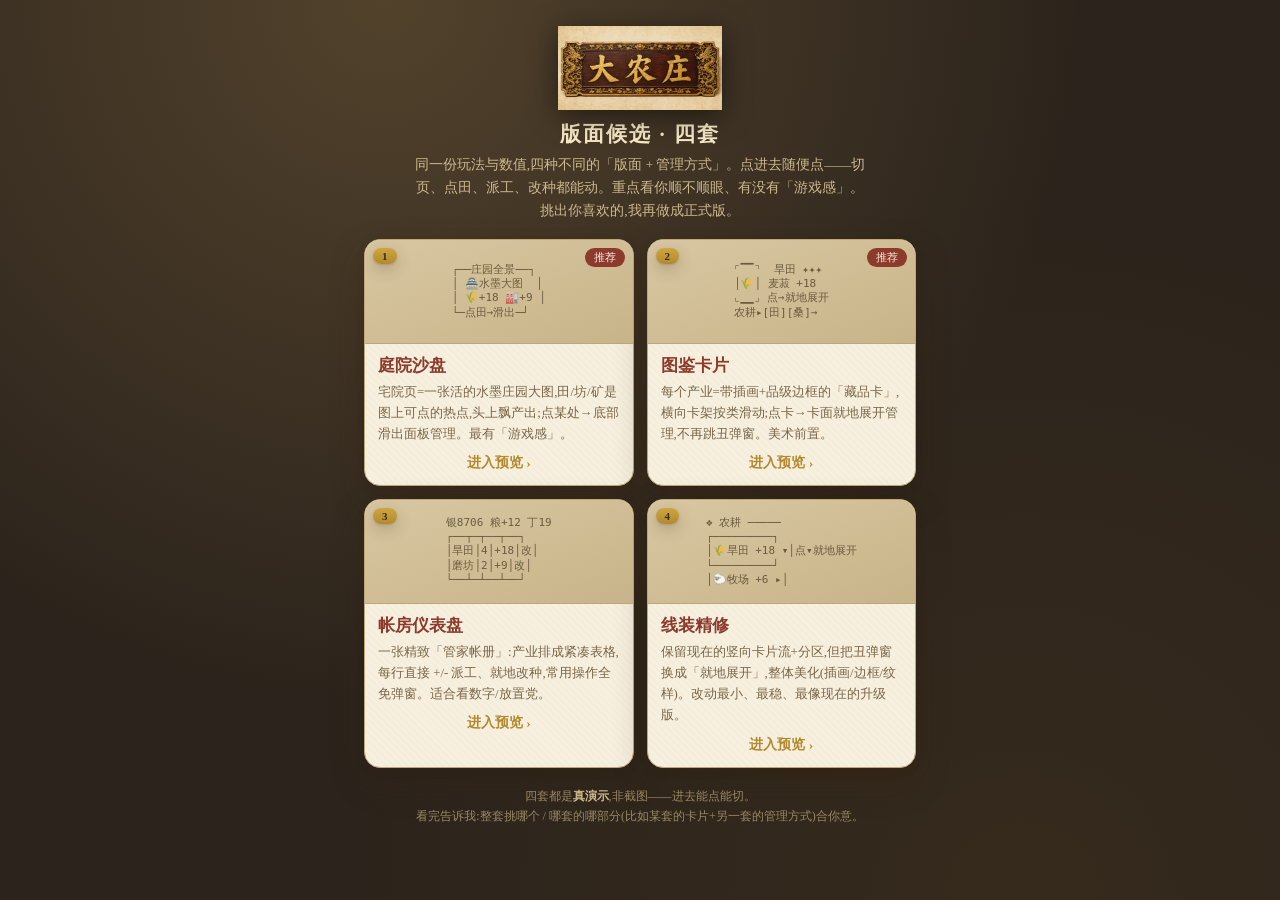
<file: demo/index.html>
<!doctype html><html lang="zh"><head>
<meta charset="utf-8">
<meta name="viewport" content="width=device-width,initial-scale=1,viewport-fit=cover">
<title>大农庄 · 版面候选</title>
<link rel="stylesheet" href="base.css">
<style>
body{justify-content:flex-start}
.wrap{width:100%;max-width:560px;display:flex;flex-direction:column;gap:14px;padding:6px 4px 30px}
.head{text-align:center;color:#f1e2bd;margin:6px 0 2px}
.head img{height:84px;object-fit:contain;filter:drop-shadow(0 6px 14px rgba(0,0,0,.5))}
.head h1{font-size:21px;letter-spacing:2px;margin-top:6px;color:#f7e9c6}
.head p{font-size:13.5px;color:#cdb88c;margin-top:6px;line-height:1.7;max-width:460px;margin-left:auto;margin-right:auto}
.grid{display:grid;grid-template-columns:1fr 1fr;gap:13px}
@media(max-width:520px){.grid{grid-template-columns:1fr}}
.opt{background:
    repeating-linear-gradient(45deg,rgba(0,0,0,.012) 0 2px,transparent 2px 5px),var(--card);
  border:1px solid var(--line2);border-radius:16px;overflow:hidden;text-decoration:none;color:var(--ink);
  box-shadow:var(--shadow-lg);display:flex;flex-direction:column;transition:transform .12s}
.opt:hover{transform:translateY(-3px)}
.opt .pic{height:104px;background:linear-gradient(160deg,#d8c7a2,#c8b489);position:relative;overflow:hidden;
  display:flex;align-items:center;justify-content:center;border-bottom:1px solid var(--line2)}
.opt .pic .mock{font-size:11px;line-height:1.3;color:#5a4a30;font-family:monospace;white-space:pre;opacity:.85}
.opt .badge{position:absolute;top:8px;left:8px;background:linear-gradient(180deg,#cda63f,#b3892f);color:#3c2e12;
  font-weight:700;font-size:11px;padding:2px 9px;border-radius:20px;box-shadow:var(--shadow)}
.opt .rec{position:absolute;top:8px;right:8px;background:var(--accent);color:#fbeede;font-size:11px;padding:2px 9px;border-radius:20px}
.opt .body{padding:11px 13px 13px}
.opt h3{font-size:16.5px;color:var(--accent);margin-bottom:5px}
.opt p{font-size:12.8px;color:var(--ink2);line-height:1.65}
.opt .go{margin-top:9px;text-align:center;font-size:13.5px;color:var(--gold);font-weight:700}
.foot{text-align:center;color:#9a8862;font-size:12px;line-height:1.7;margin-top:4px}
</style></head><body>

<div class="wrap">
  <div class="head">
    <img src="../assets/logo.webp" alt="大农庄">
    <h1>版面候选 · 四套</h1>
    <p>同一份玩法与数值,四种不同的「版面 + 管理方式」。点进去随便点——切页、点田、派工、改种都能动。重点看你顺不顺眼、有没有「游戏感」。挑出你喜欢的,我再做成正式版。</p>
  </div>

  <div class="grid">
    <a class="opt" href="d1.html">
      <div class="pic"><div class="badge">1</div><div class="rec">推荐</div>
        <div class="mock">┌──庄园全景──┐
│ 🏯水墨大图  │
│ 🌾+18 🏭+9 │
└─点田→滑出─┘</div></div>
      <div class="body"><h3>庭院沙盘</h3>
        <p>宅院页=一张活的水墨庄园大图,田/坊/矿是图上可点的热点,头上飘产出;点某处→底部滑出面板管理。最有「游戏感」。</p>
        <div class="go">进入预览 ›</div></div>
    </a>

    <a class="opt" href="d2.html">
      <div class="pic"><div class="badge">2</div><div class="rec">推荐</div>
        <div class="mock">⌜▔▔⌝  旱田 ✦✦✦
│🌾│ 麦菽 +18
⌞▁▁⌟ 点→就地展开
农耕▸[田][桑]→</div></div>
      <div class="body"><h3>图鉴卡片</h3>
        <p>每个产业=带插画+品级边框的「藏品卡」,横向卡架按类滑动;点卡→卡面就地展开管理,不再跳丑弹窗。美术前置。</p>
        <div class="go">进入预览 ›</div></div>
    </a>

    <a class="opt" href="d3.html">
      <div class="pic"><div class="badge">3</div>
        <div class="mock">银8706 粮+12 丁19
┌──┬─┬──┬──┐
│旱田│4│+18│改│
│磨坊│2│+9│改│
└──┴─┴──┴──┘</div></div>
      <div class="body"><h3>帐房仪表盘</h3>
        <p>一张精致「管家帐册」:产业排成紧凑表格,每行直接 +/- 派工、就地改种,常用操作全免弹窗。适合看数字/放置党。</p>
        <div class="go">进入预览 ›</div></div>
    </a>

    <a class="opt" href="d4.html">
      <div class="pic"><div class="badge">4</div>
        <div class="mock">❖ 农耕 ─────
┌─────────┐
│🌾旱田 +18 ▾│点▾就地展开
└─────────┘
│🐑牧场 +6 ▸│</div></div>
      <div class="body"><h3>线装精修</h3>
        <p>保留现在的竖向卡片流+分区,但把丑弹窗换成「就地展开」,整体美化(插画/边框/纹样)。改动最小、最稳、最像现在的升级版。</p>
        <div class="go">进入预览 ›</div></div>
    </a>
  </div>

  <div class="foot">四套都是<strong style="color:#cdb88c">真演示</strong>,非截图——进去能点能切。<br>看完告诉我:整套挑哪个 / 哪套的哪部分(比如某套的卡片+另一套的管理方式)合你意。</div>
</div>
</body></html>
</file>
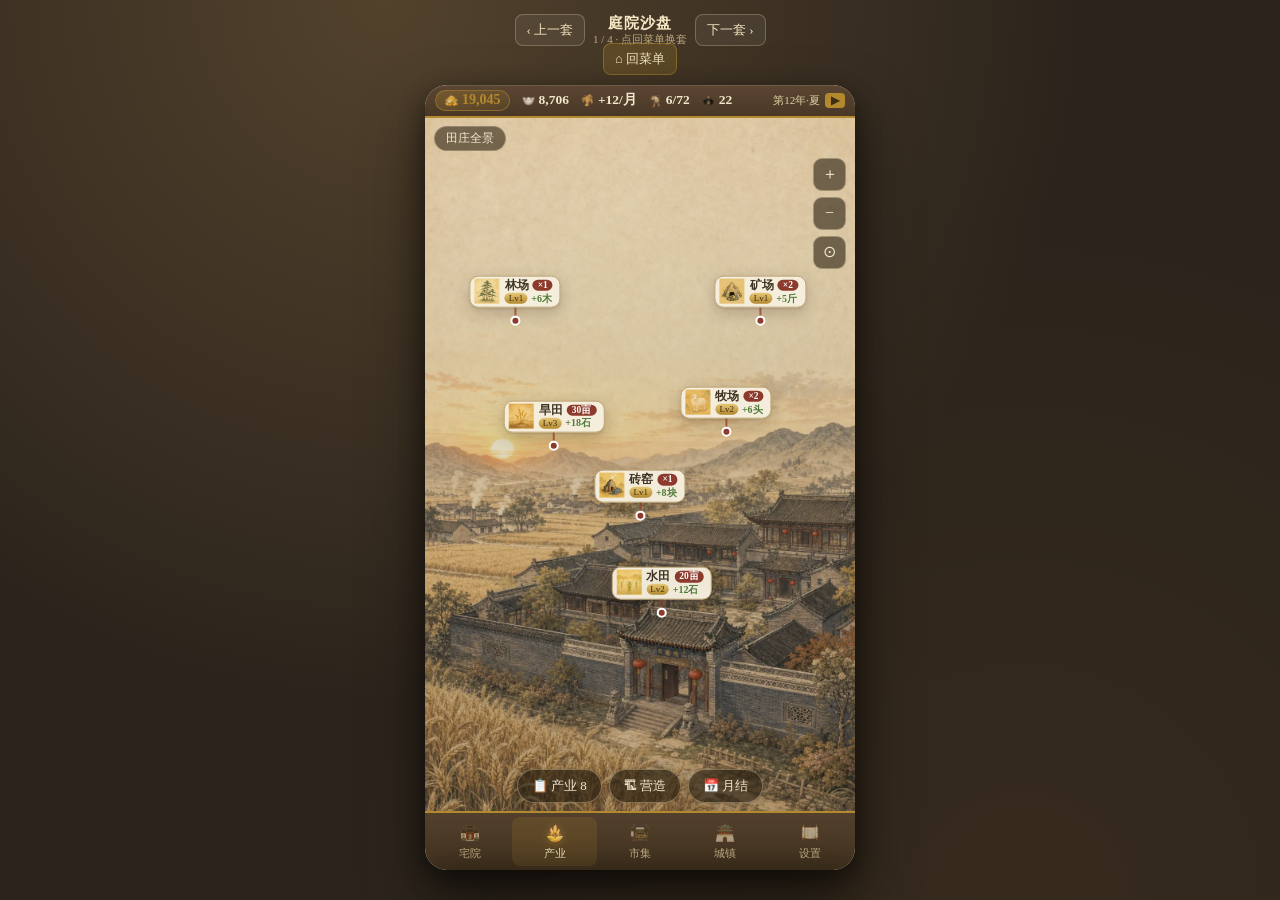
<file: demo/d1.html>
<!doctype html><html lang="zh"><head>
<meta charset="utf-8">
<meta name="viewport" content="width=device-width,initial-scale=1,viewport-fit=cover">
<title>庭院沙盘 · 大农庄版面</title>
<link rel="stylesheet" href="base.css">
<style>
/* ===== 全屏大图舞台(可拖动/缩放) ===== */
.screen.scene-mode{padding:0;overflow:hidden;position:relative}
.viewport{position:absolute;inset:0;overflow:hidden;touch-action:none;cursor:grab;background:#cdbb92}
.viewport:active{cursor:grabbing}
.world{position:absolute;inset:0;transform-origin:0 0;background-size:cover;background-position:center 58%;will-change:transform}
.world.cmbg{background:
  repeating-linear-gradient(90deg,transparent 0 62px,rgba(243,235,214,.95) 62px 78px),
  repeating-linear-gradient(0deg,transparent 0 54px,rgba(243,235,214,.95) 54px 70px),
  linear-gradient(135deg,#d7c7a1,#cab78d)}
.world.cmbg::after{content:'';position:absolute;left:-12%;top:56%;width:130%;height:30px;background:linear-gradient(180deg,#bcd0d2,#a7c1c7);transform:rotate(-7deg);opacity:.8;border-top:1px solid #94b1b7;border-bottom:1px solid #94b1b7}
.ovl{position:absolute;inset:0;pointer-events:none;z-index:6}
.ovl>*{pointer-events:auto}
.cap{position:absolute;left:9px;top:8px;background:rgba(40,30,16,.58);color:#f3e7cf;font-size:12px;padding:3px 11px;border-radius:18px;border:1px solid rgba(255,235,190,.25)}
.ph{position:absolute;right:9px;top:8px;background:rgba(140,58,44,.82);color:#fbeede;font-size:10px;padding:2px 9px;border-radius:12px;border:1px solid rgba(255,235,190,.25)}
.zoomctl{position:absolute;right:9px;top:40px;display:flex;flex-direction:column;gap:6px}
.zoomctl button{width:33px;height:33px;border-radius:9px;border:1px solid rgba(255,235,190,.35);background:rgba(40,30,16,.6);color:#f3e7cf;font-size:16px;cursor:pointer;font-family:inherit;line-height:1}
.zoomctl button:active{transform:scale(.9)}
.labelbar{position:absolute;left:0;right:0;bottom:8px;display:flex;gap:7px;padding:0 10px;overflow-x:auto;justify-content:center}
.labelbar::-webkit-scrollbar{height:0}
.lbl{font-family:inherit;cursor:pointer;background:rgba(40,30,16,.64);border:1px solid rgba(255,235,190,.32);color:#f3e7cf;border-radius:18px;padding:7px 14px;font-size:13px;white-space:nowrap;box-shadow:var(--shadow)}
.lbl:active{transform:translateY(1px)}

/* 热点(产业牌:数量+等级;不溢出) */
.pin{position:absolute;transform:translate(-50%,-100%);display:flex;flex-direction:column;align-items:center;cursor:pointer}
.pin .plq{background:rgba(247,240,223,.96);border:1px solid var(--line2);border-radius:9px;padding:2px 7px 3px 4px;display:flex;align-items:center;gap:5px;box-shadow:var(--shadow)}
.pin .plq img{width:25px;height:25px;object-fit:contain}
.pin .pi{display:flex;flex-direction:column;line-height:1.18}
.pin .pnm{font-size:11.5px;font-weight:700;color:var(--ink);display:flex;align-items:center;gap:4px;white-space:nowrap}
.pin .pnm .cnt{font-size:9.5px;font-style:normal;color:#fff;background:var(--accent);border-radius:7px;padding:0 5px}
.pin .psub{display:flex;gap:4px;white-space:nowrap;align-items:center}
.pin .psub .lv{font-size:9px;font-style:normal;color:#3c2e12;background:linear-gradient(180deg,#e7c876,var(--gold));border-radius:6px;padding:0 4px}
.pin .psub .out{font-size:10px;font-style:normal;color:var(--good);font-weight:700}
.pin .stem{width:2px;height:8px;background:rgba(140,58,44,.7)}
.pin .dot{width:10px;height:10px;border-radius:50%;background:var(--accent);border:2px solid #fff;box-shadow:0 0 0 0 rgba(140,58,44,.5);animation:pulse 1.8s infinite}
@keyframes pulse{0%{box-shadow:0 0 0 0 rgba(140,58,44,.5)}70%{box-shadow:0 0 0 8px rgba(140,58,44,0)}100%{box-shadow:0 0 0 0 rgba(140,58,44,0)}}
.cmark{position:absolute;transform:translate(-50%,-50%);display:flex;flex-direction:column;align-items:center;gap:2px;cursor:pointer}
.cmark .ic{width:36px;height:36px;border-radius:50%;background:rgba(247,240,223,.96);border:2px solid var(--gold);display:flex;align-items:center;justify-content:center;box-shadow:var(--shadow)}
.cmark .ic img{width:23px;height:23px;object-fit:contain}
.cmark .cl{font-size:10px;color:var(--ink);background:rgba(247,240,223,.85);padding:0 6px;border-radius:7px;white-space:nowrap}

/* 宅邸等级切换器 */
.lvctl{position:absolute;left:50%;bottom:47px;transform:translateX(-50%);display:flex;align-items:center;gap:9px;background:rgba(40,30,16,.6);border:1px solid rgba(255,235,190,.3);border-radius:22px;padding:3px 5px}
.lvctl button{width:28px;height:28px;border-radius:50%;border:1px solid rgba(255,235,190,.4);background:rgba(247,240,223,.92);color:var(--ink);font-size:12px;cursor:pointer;font-family:inherit;line-height:1}
.lvctl button:disabled{opacity:.35;cursor:default}
.lvctl .lvtxt{color:#f3e7cf;font-size:13px;font-weight:700;display:flex;flex-direction:column;align-items:center;line-height:1.15;min-width:100px;text-align:center}
.lvctl .lvtxt span{font-size:10.5px;color:#e8d7b3;font-weight:400}

/* 数字徽标 */
.chips{display:flex;gap:6px;flex-wrap:wrap;margin:0 0 9px}
.ci{display:flex;align-items:center;gap:3px;background:var(--card2);border:1px solid var(--line);border-radius:8px;padding:3px 9px;font-size:12.5px;color:var(--ink)}
.ci img{width:14px;height:14px;object-fit:contain}
.ci b{color:var(--good);font-weight:700}
.fstrip{display:flex;gap:8px;flex-wrap:wrap}
.fcard{flex:0 0 auto;width:92px;background:var(--card);border:1px solid var(--line2);border-radius:12px;padding:9px 6px;text-align:center;box-shadow:var(--shadow)}
.fcard img{width:42px;height:42px;object-fit:contain}
.fcard .r{font-size:11px;color:var(--accent);font-weight:700;margin-top:2px}
.fcard .n{font-size:13px}.fcard .a{font-size:11px;color:var(--mut)}

/* 底部滑出面板 */
.sheetbg{position:absolute;inset:0;background:rgba(30,20,8,.42);opacity:0;pointer-events:none;transition:.25s;z-index:20}
.sheetbg.on{opacity:1;pointer-events:auto}
.sheet{position:absolute;left:0;right:0;bottom:0;z-index:21;
  background:repeating-linear-gradient(45deg,rgba(0,0,0,.012) 0 2px,transparent 2px 5px),var(--card);
  border-radius:18px 18px 0 0;border-top:2px solid var(--gold);box-shadow:0 -10px 30px rgba(0,0,0,.32);
  padding:8px 15px calc(18px + env(safe-area-inset-bottom));transform:translateY(115%);
  transition:transform .3s cubic-bezier(.2,.85,.2,1);max-height:84%;overflow:auto}
.sheet.on{transform:translateY(0)}
.sheet .grip{width:42px;height:4px;border-radius:3px;background:var(--line2);margin:3px auto 11px}
.sheet .sh{display:flex;align-items:center;gap:11px;margin-bottom:9px}
.sheet .sh img{width:50px;height:50px;object-fit:cover;background:radial-gradient(circle,rgba(255,255,255,.6),transparent 70%);border-radius:10px}
.sheet .sh .nm{font-size:18px;font-weight:700}
.sheet .sh .x{margin-left:auto;font-size:22px;color:var(--mut);cursor:pointer;padding:0 6px}
.sheet .sub{font-size:12px;color:var(--ink2);margin-top:2px}
.sh .subtags{display:flex;gap:5px;margin-top:3px}
.sh .subtags .tg{font-style:normal;font-size:10.5px;padding:1px 7px;border-radius:8px;background:var(--card2);border:1px solid var(--line);color:var(--ink2)}
.sh .subtags .tg.cnt{background:var(--accent);color:#fff;border-color:transparent}
.sh .subtags .tg.lv{background:linear-gradient(180deg,#e7c876,var(--gold));color:#3c2e12;border-color:transparent;font-weight:700}
.obox{background:var(--card2);border:1px solid var(--line);border-radius:10px;padding:8px 11px;font-size:12.5px;color:var(--ink2);margin-bottom:10px;line-height:1.7}
.obox b{color:var(--good);font-size:14px}
.row{display:flex;align-items:center;justify-content:space-between;margin:9px 0}
.row .lab{font-size:14px;font-weight:700;display:flex;align-items:center;gap:5px}
.lab{font-size:14px;font-weight:700}
.cropwrap{display:flex;gap:7px;flex-wrap:wrap;margin-top:7px}
.arow{display:flex;align-items:center;gap:9px;padding:6px 2px;border-bottom:1px dashed var(--line)}
.arow:last-child{border-bottom:0}
.arow .ce{font-size:19px;width:24px;text-align:center}
.arow .cn{font-size:14px;font-weight:700;flex:1}
.arow .mu{font-size:11px;color:var(--mut);width:14px}
.stepper.sm button{width:31px;height:28px;font-size:16px}
.stepper.sm b{min-width:40px;font-size:14px}
.bgrid{display:grid;grid-template-columns:1fr 1fr 1fr;gap:9px}
.bcard{background:var(--card2);border:1px solid var(--line2);border-radius:11px;padding:9px 6px;text-align:center;cursor:pointer;box-shadow:var(--shadow)}
.bcard img{width:40px;height:40px;object-fit:contain}
.bcard .bn{font-size:13px;font-weight:700;margin-top:1px}
.bcard .bs{font-size:10.5px;color:var(--ink2)}
.bcard .bc{font-size:10.5px;color:var(--mut);margin-top:2px}
.bcard .bbtn{font-size:11px;color:var(--gold);margin-top:4px;font-weight:700}
.bcard:active{transform:scale(.97)}
.ilrow{display:flex;align-items:center;gap:8px;padding:8px 4px;border-bottom:1px dashed var(--line);cursor:pointer}
.ilrow:active{background:var(--card2)}
.ilrow img{width:30px;height:30px;object-fit:contain}
.ilrow .iln{font-size:14px;font-weight:700}
.ilrow .tg{font-style:normal;font-size:10px;padding:1px 6px;border-radius:7px}
.ilrow .tg.cnt{background:var(--accent);color:#fff}
.ilrow .tg.lv{background:linear-gradient(180deg,#e7c876,var(--gold));color:#3c2e12;font-weight:700}
.ilrow .ilo{margin-left:auto;color:var(--good);font-weight:700;font-size:13px}
.ilrow .ilg{color:var(--gold);font-size:16px}
</style></head><body>

<div id="nav"></div>
<div class="phone">
  <div id="hud"></div>
  <main class="screen" id="screen"></main>
  <div id="tabs"></div>
  <div class="sheetbg" id="sheetbg" onclick="closeSheet()"></div>
  <div class="sheet" id="sheet"></div>
</div>

<script src="demo.js"></script>
<script>
document.getElementById('nav').innerHTML = demonavHTML(0);
document.getElementById('hud').innerHTML = hudHTML();

const RT = {}; ALL.forEach(it=>RT[it.id]={work:it.work, crop:it.crops[0]});
const FIELD = { field:{area:30,alloc:{'麦':18,'菽':12}}, paddy:{area:20,alloc:{'稻':20}} };
const isField = id => id in FIELD;
let manorLevel = 3;
const CROP_EMO = {'麦':'🌾','菽':'🫘','茶':'🍵','棉':'🧶','桑':'🍃','稻':'🌾','菱角':'🍈',
  '铁':'⚒️','煤':'🪨','黏土':'🧱','杉':'🌲','松':'🌲','竹':'🎋','羊':'🐑','牛':'🐂','马':'🐎',
  '青砖':'🧱','瓦':'🟫','农具':'🔧','刀具':'🗡️','鸡':'🐔','鸭':'🦆','鹅':'🦢'};
const shortOut = it => it.out.replace(/\s/g,'').replace('/月','').replace('/年','');

/* ===== 全屏舞台 + 拖动/缩放 ===== */
function sceneScreen(o){
  const scr=document.getElementById('screen'); scr.className='screen scene-mode';
  const bgStyle = o.bg ? `style="background-image:linear-gradient(180deg,rgba(40,30,16,.03),rgba(40,30,16,.22)),url('${o.bg}')"` : '';
  scr.innerHTML = `
    <div class="viewport" id="vp"><div class="world ${o.worldClass||''}" id="world" ${bgStyle}>${o.hotspots||''}</div></div>
    <div class="ovl">
      <div class="cap">${o.cap}</div>${o.ph?`<div class="ph">${o.ph}</div>`:''}
      <div class="zoomctl"><button onclick="zoomBtn(1)">＋</button><button onclick="zoomBtn(-1)">−</button><button onclick="zoomBtn('reset')">⊙</button></div>
      ${o.lvctl||''}
      <div class="labelbar">${o.labels||''}</div>
    </div>`;
  attachPanZoom();
}
function attachPanZoom(){
  const vp=document.getElementById('vp'), world=document.getElementById('world'); if(!vp) return;
  let z=1,tx=0,ty=0; const MIN=1,MAX=2.8;
  const pts=new Map(); let startDist=0,startZ=1,downX=0,downY=0,moved=false;
  function apply(){
    const w=vp.clientWidth,h=vp.clientHeight;
    tx=Math.min(0,Math.max(w-w*z,tx)); ty=Math.min(0,Math.max(h-h*z,ty));
    world.style.transform=`translate(${tx}px,${ty}px) scale(${z})`;
  }
  function zoomAt(cx,cy,nz){ nz=Math.min(MAX,Math.max(MIN,nz));
    const wx=(cx-tx)/z, wy=(cy-ty)/z; z=nz; tx=cx-wx*z; ty=cy-wy*z; apply(); }
  vp.onpointerdown=e=>{ try{vp.setPointerCapture(e.pointerId);}catch(_){} pts.set(e.pointerId,{x:e.clientX,y:e.clientY});
    moved=false; downX=e.clientX; downY=e.clientY;
    if(pts.size===2){const a=[...pts.values()];startDist=Math.hypot(a[0].x-a[1].x,a[0].y-a[1].y);startZ=z;} };
  vp.onpointermove=e=>{ if(!pts.has(e.pointerId))return; const prev=pts.get(e.pointerId); pts.set(e.pointerId,{x:e.clientX,y:e.clientY});
    if(pts.size===2){const a=[...pts.values()];const d=Math.hypot(a[0].x-a[1].x,a[0].y-a[1].y);
      const r=vp.getBoundingClientRect(); zoomAt((a[0].x+a[1].x)/2-r.left,(a[0].y+a[1].y)/2-r.top, startZ*(d/startDist)); moved=true; return;}
    tx+=e.clientX-prev.x; ty+=e.clientY-prev.y; if(Math.abs(e.clientX-downX)+Math.abs(e.clientY-downY)>6) moved=true; apply(); };
  const up=e=>pts.delete(e.pointerId); vp.onpointerup=up; vp.onpointercancel=up;
  vp.onwheel=e=>{e.preventDefault();const r=vp.getBoundingClientRect();zoomAt(e.clientX-r.left,e.clientY-r.top,z*(e.deltaY<0?1.15:0.87));};
  vp.addEventListener('click',e=>{ if(moved){e.stopPropagation();e.preventDefault();} },true);
  vp._zoom=d=>{const r=vp.getBoundingClientRect();zoomAt(r.width/2,r.height/2, d==='reset'?1:z*(d>0?1.3:0.77));};
  apply();
}
function zoomBtn(d){const vp=document.getElementById('vp'); if(vp&&vp._zoom) vp._zoom(d);}

/* ===== 宅院 ===== */
const HOME_PINS=[
  {icon:'house',  nm:'正堂', ot:'家主起居',     x:50,y:60},
  {icon:'shrine', nm:'祠堂', ot:'供奉先祖',     x:80,y:72},
  {icon:'academy',nm:'家塾', ot:'子弟读书',     x:22,y:68},
  {icon:'granary',nm:'仓廪', ot:'存粮 1220 石', x:50,y:88},
];
function renderHome(){
  const m=MANOR_LV[manorLevel];
  const hs=HOME_PINS.map(p=>`<div class="pin" style="left:${p.x}%;top:${p.y}%" onclick="pinInfo('${p.nm}','${p.ot}')">
    <div class="plq mini"><img src="${ICON(p.icon)}"><div class="pi"><div class="pnm">${p.nm}</div></div></div>
    <div class="stem"></div><div class="dot"></div></div>`).join('');
  const lv=`<div class="lvctl"><button onclick="chLevel(-1)" ${manorLevel===0?'disabled':''}>◀</button>
    <div class="lvtxt">宅邸 Lv${manorLevel}<span>${m.n}</span></div>
    <button onclick="chLevel(1)" ${manorLevel===6?'disabled':''}>▶</button></div>`;
  const labels=`<button class="lbl" onclick="openFamily()">👪 家族</button>
    <button class="lbl" onclick="openManor()">🏛 大宅</button>
    <button class="lbl" onclick="openBuild()">🏗 营造</button>`;
  sceneScreen({bg:MANOR(manorLevel), cap:`李宅 · ${m.n}`, hotspots:hs, lvctl:lv, labels});
}
function chLevel(d){ manorLevel=Math.max(0,Math.min(6,manorLevel+d)); renderHome(); }
function openFamily(){ setSheet(`<div class="grip"></div>
  <div class="sh"><div><div class="nm">👪 李氏家族 · 第 1 代</div><div class="sub">${FAMILY.length} 口</div></div><div class="x" onclick="closeSheet()">✕</div></div>
  <div class="fstrip">${FAMILY.map(f=>`<div class="fcard"><img src="${ICON(f.icon)}"><div class="r">${f.role}</div><div class="n">${f.name}</div><div class="a">${f.age}岁</div></div>`).join('')}</div>`); }
function openManor(){ const m=MANOR_LV[manorLevel];
  setSheet(`<div class="grip"></div>
    <div class="sh"><img src="${MANOR(manorLevel)}"><div><div class="nm">${m.n}</div><div class="sub">宅邸 Lv${manorLevel}</div></div><div class="x" onclick="closeSheet()">✕</div></div>
    <div class="chips"><div class="ci"><img src="${ICON('hud_labor')}">${m.workCap}</div><div class="ci"><img src="${ICON('hud_grain')}">${m.store}</div><div class="ci"><img src="${ICON('hud_favor')}">门第 +${m.prestige}</div></div>
    ${manorLevel<6?`<button class="btn gold" style="width:100%" onclick="chLevel(1);closeSheet()">⬆ 升级到 ${MANOR_LV[manorLevel+1].n}</button>`:'<div class="muted" style="text-align:center;padding:6px">已是顶级府邸</div>'}`); }

/* ===== 产业 ===== */
const FARM_PINS=[{ref:'field',x:30,y:48},{ref:'paddy',x:55,y:72},{ref:'forest',x:21,y:30},{ref:'barn',x:70,y:46},{ref:'mine',x:78,y:30},{ref:'brickkiln',x:50,y:58}];
function pinHTML(it,x,y){ const cnt=isField(it.id)?FIELD[it.id].area+'亩':'×'+it.count;
  return `<div class="pin" style="left:${x}%;top:${y}%" onclick="openInd('${it.id}')">
    <div class="plq"><img src="${ICON(it.icon)}"><div class="pi"><div class="pnm">${it.name}<i class="cnt">${cnt}</i></div>
    <div class="psub"><i class="lv">Lv${it.lvl}</i><i class="out">${shortOut(it)}</i></div></div></div>
    <div class="stem"></div><div class="dot"></div></div>`; }
function renderFarm(){
  const hs=FARM_PINS.map(p=>pinHTML(ALL.find(i=>i.id===p.ref),p.x,p.y)).join('');
  const labels=`<button class="lbl" onclick="openIndList()">📋 产业 ${ALL.length}</button>
    <button class="lbl" onclick="openBuild()">🏗 营造</button>
    <button class="lbl" onclick="openMonth()">📅 月结</button>`;
  sceneScreen({bg:'../assets/cover-bg.webp', cap:'田庄全景', hotspots:hs, labels});
}
function openIndList(){
  const rows=GROUPS.map(g=>`<div class="lab" style="margin-top:8px">${g.name}</div>`+g.items.map(it=>`
    <div class="ilrow" onclick="openInd('${it.id}')"><img src="${ICON(it.icon)}"><span class="iln">${it.name}</span>
      <i class="tg cnt">${isField(it.id)?FIELD[it.id].area+'亩':'×'+it.count}</i><i class="tg lv">Lv${it.lvl}</i>
      <span class="ilo">${shortOut(it)}</span><span class="ilg">›</span></div>`).join('')).join('');
  setSheet(`<div class="grip"></div>
    <div class="sh"><div><div class="nm">📋 产业一览</div><div class="sub">${ALL.length} 项 · 点开管理</div></div><div class="x" onclick="closeSheet()">✕</div></div>${rows}`);
}
function openMonth(){ setSheet(`<div class="grip"></div>
  <div class="sh"><div><div class="nm">📅 本月结算</div><div class="sub">第12年 · 夏</div></div><div class="x" onclick="closeSheet()">✕</div></div>
  <div class="chips"><div class="ci"><img src="${ICON('hud_grain')}"><b>+38石</b></div><div class="ci"><img src="${ICON('g_iron')}"><b>+11斤</b></div><div class="ci"><img src="${ICON('g_brick')}"><b>+9块</b></div></div>
  <div class="obox">收 +312 · 支 −188 · <b>净 +124 两</b></div>`); }

function openInd(id){
  const it=ALL.find(i=>i.id===id), st=RT[id];
  let b=`<div class="grip"></div>
    <div class="sh"><img src="${ICON(it.icon)}" style="object-fit:contain">
      <div><div class="nm">${it.name} <span class="stars" style="color:${tcol(it.tier)}">${stars(it.tier)}</span></div>
        <div class="subtags"><i class="tg cnt">${isField(id)?FIELD[id].area+'亩':'×'+it.count}</i><i class="tg lv">Lv${it.lvl}</i><i class="tg">${TIERTXT[it.tier]}阶</i></div></div>
      <div class="x" onclick="closeSheet()">✕</div></div>
    <div class="chips">
      <div class="ci"><img src="${ICON('hud_labor')}"><span id="wc_${id}">${st.work}/${it.cap}</span></div>
      <div class="ci"><img src="${ICON('hud_grain')}"><b>${shortOut(it)}</b></div>
      ${isField(id)?`<div class="ci"><img src="${ICON('hud_silver')}"><b>+4.8</b></div>`:''}
    </div>
    <div class="row"><div class="lab"><img src="${ICON('hud_labor')}" style="width:17px">派工</div>
      <div class="stepper"><button onclick="stepWork('${id}',-1)">−</button><b id="w_${id}">${st.work}</b><button onclick="stepWork('${id}',1)">＋</button></div></div>`;
  if(isField(id)){
    b+=`<div class="lab" style="margin-top:7px">配种 <span class="muted" id="rem_${id}" style="font-size:12px;font-weight:400"></span></div>
      <div>${it.crops.map(c=>`<div class="arow"><span class="ce">${CROP_EMO[c]||'🌱'}</span><span class="cn">${c}</span>
        <div class="stepper sm"><button onclick="stepAlloc('${id}','${c}',-5)">−</button><b id="al_${id}_${c}">${FIELD[id].alloc[c]||0}</b><button onclick="stepAlloc('${id}','${c}',5)">＋</button></div><span class="mu">亩</span></div>`).join('')}</div>
      <button class="btn" style="width:100%;margin-top:9px" onclick="floatAt(this,'开荒 +5亩 ✓')">＋ 开荒(+5亩 · 50两)</button>`;
  } else {
    b+=`<div class="lab" style="margin-top:7px">产出</div>
      <div class="cropwrap">${it.crops.map(c=>`<div class="chip ${c===st.crop?'on':''}" onclick="setCrop('${id}','${c}',this)">${CROP_EMO[c]||''} ${c}</div>`).join('')}</div>`;
  }
  b+=`<button class="btn gold" style="width:100%;margin-top:11px" onclick="floatAt(this,'${isField(id)?'+1 田产/工':'升级 ✓'}')">🔧 ${isField(id)?'添置农具':'升级 / 添置'}</button>`;
  setSheet(b); if(isField(id)) updateRem(id);
}
function stepAlloc(id,c,d){ const f=FIELD[id],sum=Object.values(f.alloc).reduce((a,b)=>a+b,0);
  let v=(f.alloc[c]||0)+d; if(v<0)v=0; if(d>0&&sum+d>f.area)v=(f.alloc[c]||0)+(f.area-sum);
  f.alloc[c]=v; document.getElementById('al_'+id+'_'+c).textContent=v; updateRem(id); floatAt(document.getElementById('al_'+id+'_'+c),d>0?'＋5亩':'−5亩'); }
function updateRem(id){ const f=FIELD[id],sum=Object.values(f.alloc).reduce((a,b)=>a+b,0);
  const el=document.getElementById('rem_'+id); if(el)el.textContent=`(未种 ${f.area-sum} / 共 ${f.area} 亩)`; }
function stepWork(id,d){ const st=RT[id],it=ALL.find(i=>i.id===id); st.work=Math.max(0,Math.min(it.cap,st.work+d));
  const w=document.getElementById('w_'+id); if(w)w.textContent=st.work; const wc=document.getElementById('wc_'+id); if(wc)wc.textContent=st.work+'/'+it.cap;
  floatAt(w||document.body,d>0?'派工 ＋1':'撤工 −1'); }
function setCrop(id,c,el){RT[id].crop=c;[...el.parentNode.children].forEach(x=>x.classList.remove('on'));el.classList.add('on');floatAt(el,'改为「'+c+'」');}

const BUILDABLE=[{icon:'forest',nm:'林场',cost:'80两·1工',sub:'🌲 木料'},{icon:'paddy',nm:'水田',cost:'120两·1工',sub:'🌾 稻'},{icon:'mine',nm:'矿场',cost:'150两·4工',sub:'⚒️ 铁煤'},{icon:'mill',nm:'磨坊',cost:'100两·2工',sub:'🍚 粮→面'},{icon:'weaver',nm:'织坊',cost:'140两·2工',sub:'🧶 棉→布'},{icon:'teahouse',nm:'茶坊',cost:'130两·2工',sub:'🍵 茶→成品'}];
function openBuild(){ setSheet(`<div class="grip"></div>
  <div class="sh"><div><div class="nm">🏗 营造新产业</div><div class="sub">空闲长工 ${HUD.freeW} · 选一项</div></div><div class="x" onclick="closeSheet()">✕</div></div>
  <div class="bgrid">${BUILDABLE.map(x=>`<div class="bcard" onclick="floatAt(this,'营造「${x.nm}」✓')"><img src="${ICON(x.icon)}"><div class="bn">${x.nm}</div><div class="bs">${x.sub}</div><div class="bc">${x.cost}</div><div class="bbtn">营造 ›</div></div>`).join('')}</div>`); }

/* ===== 城镇 ===== */
const CITY_PINS=[{key:'shop',icon:'house',nm:'铺面',x:30,y:40},{key:'price',icon:'hud_silver',nm:'行情',x:62,y:32},{key:'trade',icon:'carter',nm:'贩运',x:80,y:62},{key:'favor',icon:'hud_favor',nm:'官面',x:44,y:70},{key:'soc',icon:'academy',nm:'社会',x:18,y:62}];
function renderCity(){
  const hs=CITY_PINS.map(p=>`<div class="cmark" style="left:${p.x}%;top:${p.y}%" onclick="openCity('${p.key}')"><div class="ic"><img src="${ICON(p.icon)}"></div><div class="cl">${p.nm}</div></div>`).join('');
  const labels=CITY_PINS.map(p=>`<button class="lbl" onclick="openCity('${p.key}')">${p.nm}</button>`).join('');
  sceneScreen({bg:null, worldClass:'cmbg', cap:'成都府 · 州城', ph:'街道图占位 · 待 Codex 出图', hotspots:hs, labels});
}
const CITY_SHEET={
  shop:{ic:'house',nm:'商号铺面',sub:'远城 3 间',body:`
    <div class="chips"><div class="ci"><img src="${ICON('house')}">3 间</div><div class="ci"><img src="${ICON('hud_silver')}"><b>+55两/月</b></div></div>
    <div class="arow"><span class="ce">🏪</span><span class="cn">粮行·成都</span><i class="tg lv" style="font-style:normal;padding:1px 7px;border-radius:8px;background:linear-gradient(180deg,#e7c876,var(--gold))">Lv2</i><span class="ilo" style="margin-left:auto;color:var(--good);font-weight:700">+24</span></div>
    <div class="arow"><span class="ce">🧵</span><span class="cn">绸缎庄·重庆</span><i class="tg lv" style="font-style:normal;padding:1px 7px;border-radius:8px;background:linear-gradient(180deg,#e7c876,var(--gold))">Lv1</i><span class="ilo" style="margin-left:auto;color:var(--good);font-weight:700">+18</span></div>
    <div class="arow"><span class="ce">🍶</span><span class="cn">酒楼·自贡</span><i class="tg lv" style="font-style:normal;padding:1px 7px;border-radius:8px;background:linear-gradient(180deg,#e7c876,var(--gold))">Lv1</i><span class="ilo" style="margin-left:auto;color:var(--good);font-weight:700">+13</span></div>
    <button class="btn gold" style="width:100%;margin-top:10px" onclick="floatAt(this,'盘下新铺 ✓')">＋ 盘新铺 / 装修</button>`},
  price:{ic:'hud_silver',nm:'各州行情',sub:'两 / 石·匹',body:`<div class="obox" style="font-size:12.5px;line-height:2">
    <b style="color:var(--ink)">成都</b> 🌾2.0 · 🧵8.6 · 🍵9.2<br><b style="color:var(--ink)">重庆</b> 🌾2.3 · 🧵7.9 · 🧂4.1<br><b style="color:var(--ink)">自贡</b> 🌾2.5 · 🧂3.2 · 🧶5.8</div>`},
  trade:{ic:'carter',nm:'跨城贩运',sub:'空车 1 辆',body:`<div class="obox">🧂自贡 3.2 → 成都 4.1 · 8日 · 净 <b>+0.9/担</b></div>
    <button class="btn gold" style="width:100%" onclick="floatAt(this,'马车出发 ✓')">🐴 开一趟贩运</button>`},
  favor:{ic:'hud_favor',nm:'官面应酬',sub:'好感 22',body:`<div class="chips"><div class="ci"><img src="${ICON('hud_favor')}">22</div><div class="ci">优免税</div></div>
    <div class="row"><div class="lab">设宴</div><button class="btn acc" onclick="floatAt(this,'官面 +10')">摆席 −12两 · 官+10</button></div>`},
  soc:{ic:'academy',nm:'盐 · 镖 · 科举 · 书局',sub:'功名 监生',body:`<div class="cropwrap"><div class="chip">🧂 盐务</div><div class="chip">🛡️ 镖局</div><div class="chip">📜 科举</div><div class="chip">📚 书局</div></div>`},
};
function openCity(k){const c=CITY_SHEET[k];
  setSheet(`<div class="grip"></div><div class="sh"><img src="${ICON(c.ic)}" style="object-fit:contain"><div><div class="nm">${c.nm}</div><div class="sub">${c.sub}</div></div><div class="x" onclick="closeSheet()">✕</div></div>${c.body}`); }

/* ===== 通用 ===== */
function pinInfo(nm,ot){ setSheet(`<div class="grip"></div><div class="sh"><div><div class="nm">${nm}</div><div class="sub">${ot}</div></div><div class="x" onclick="closeSheet()">✕</div></div><div class="obox">宅院屋宇。产业派工请到底部「产业」。</div>`); }
function setSheet(html){document.getElementById('sheet').innerHTML=html;document.getElementById('sheet').classList.add('on');document.getElementById('sheetbg').classList.add('on');}
function closeSheet(){document.getElementById('sheet').classList.remove('on');document.getElementById('sheetbg').classList.remove('on');}

function go(k){
  document.getElementById('tabs').innerHTML=tabbarHTML(k); bindTabs(); closeSheet();
  if(k==='home') renderHome();
  else if(k==='farm') renderFarm();
  else if(k==='city') renderCity();
  else { const s=document.getElementById('screen'); s.className='screen'; s.innerHTML=stubHTML({town:'市集 · 场镇',set:'设置'}[k]||k,{town:'🏪',set:'⚙'}[k]||'·','本套用同样的「大图舞台 + 标签」呈现。'); }
}
function bindTabs(){document.querySelectorAll('.tab').forEach(t=>t.onclick=()=>go(t.dataset.tab));}
document.getElementById('tabs').innerHTML=tabbarHTML('farm'); bindTabs(); renderFarm();
</script>
</body></html>
</file>
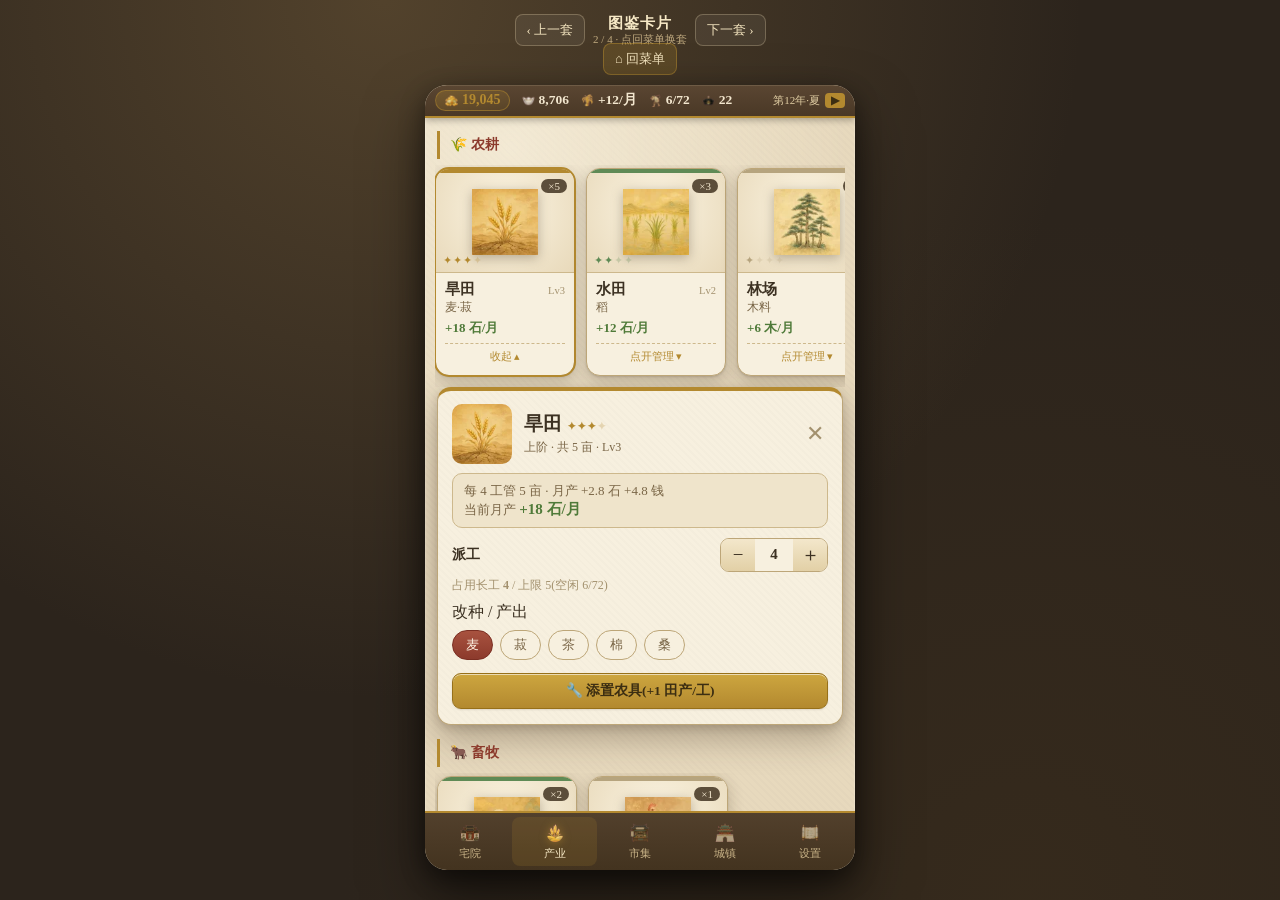
<file: demo/d2.html>
<!doctype html><html lang="zh"><head>
<meta charset="utf-8">
<meta name="viewport" content="width=device-width,initial-scale=1,viewport-fit=cover">
<title>图鉴卡片 · 大农庄版面</title>
<link rel="stylesheet" href="base.css">
<style>
.shelf{display:flex;gap:11px;overflow-x:auto;padding:3px 2px 11px;scroll-snap-type:x proximity}
.shelf::-webkit-scrollbar{height:0}
.gcard{flex:0 0 auto;width:140px;scroll-snap-align:start;background:var(--card);border-radius:14px;overflow:hidden;
  border:1px solid var(--line2);box-shadow:var(--shadow);cursor:pointer;position:relative;transition:transform .12s}
.gcard:active{transform:scale(.97)}
.gcard.sel{outline:2.5px solid var(--gold);outline-offset:-1px}
.gcard .tband{height:4px}
.gcard .art{height:100px;display:flex;align-items:center;justify-content:center;position:relative;
  background:radial-gradient(circle at 50% 36%,#fbf4e2,#e8d9ba);border-bottom:1px solid var(--line)}
.gcard .art img{width:66px;height:66px;object-fit:contain;filter:drop-shadow(0 3px 6px rgba(60,40,16,.32))}
.gcard .cnt{position:absolute;top:6px;right:7px;background:rgba(60,46,28,.82);color:#f3e7cf;font-size:11px;padding:1px 7px;border-radius:12px}
.gcard .st{position:absolute;bottom:5px;left:7px}
.gcard .info{padding:7px 9px 10px}
.gcard .info .nm{font-size:15px;font-weight:700;display:flex;justify-content:space-between;align-items:baseline}
.gcard .info .nm small{font-size:10.5px;color:var(--mut);font-weight:400}
.gcard .info .cr{font-size:11.5px;color:var(--ink2);margin-top:1px}
.gcard .info .ot{font-size:13px;color:var(--good);font-weight:700;margin-top:4px}
.gcard .more{text-align:center;font-size:11px;color:var(--gold);border-top:1px dashed var(--line);padding:5px 0 1px;margin-top:6px}

.detail{background:repeating-linear-gradient(45deg,rgba(0,0,0,.012) 0 2px,transparent 2px 5px),var(--card);
  border:1px solid var(--line2);border-radius:14px;box-shadow:var(--shadow-lg);padding:13px 14px 15px;margin:0 2px 14px;
  border-top:4px solid var(--gold);animation:grow .24s cubic-bezier(.2,.85,.2,1)}
@keyframes grow{from{opacity:0;transform:translateY(-8px) scale(.98)}to{opacity:1;transform:none}}
.detail .dh{display:flex;align-items:center;gap:12px;margin-bottom:9px}
.detail .dh img{width:60px;height:60px;object-fit:contain;background:radial-gradient(circle,rgba(255,255,255,.7),transparent 70%);border-radius:10px}
.detail .dh .nm{font-size:19px;font-weight:700}
.detail .dh .sub{font-size:12px;color:var(--ink2);margin-top:2px}
.detail .dh .x{margin-left:auto;font-size:22px;color:var(--mut);cursor:pointer;padding:0 4px}
.obox{background:var(--card2);border:1px solid var(--line);border-radius:10px;padding:8px 11px;font-size:13px;color:var(--ink2);margin-bottom:10px}
.obox b{color:var(--good);font-size:15px}
.row{display:flex;align-items:center;justify-content:space-between;margin:9px 0}
.row .lab{font-size:14px;font-weight:700}
.cropwrap{display:flex;gap:7px;flex-wrap:wrap;margin-top:7px}

/* 宅院:宅邸 hero + 家族图鉴 */
.hero{position:relative;border-radius:15px;overflow:hidden;border:1px solid var(--line2);box-shadow:var(--shadow-lg);height:150px;
  background-size:cover;background-position:center 60%;margin-bottom:4px}
.hero .hv{position:absolute;inset:0;background:linear-gradient(180deg,rgba(40,30,16,.05),rgba(40,30,16,.55))}
.hero .ht{position:absolute;left:13px;bottom:11px;color:#f3e7cf}
.hero .ht b{font-size:19px;display:block}.hero .ht span{font-size:12px;color:#e0cda3}
.hero .lv{position:absolute;right:11px;top:10px;background:linear-gradient(180deg,#cda63f,#b3892f);color:#3c2e12;font-weight:700;font-size:12px;padding:3px 11px;border-radius:16px}
.fgrid{display:grid;grid-template-columns:1fr 1fr;gap:11px}
.pcard{background:var(--card);border:1px solid var(--line2);border-radius:13px;overflow:hidden;box-shadow:var(--shadow);display:flex}
.pcard .pa{width:74px;flex:0 0 auto;background:radial-gradient(circle at 50% 40%,#fbf4e2,#e8d9ba);display:flex;align-items:center;justify-content:center;border-right:1px solid var(--line)}
.pcard .pa img{width:54px;height:54px;object-fit:contain}
.pcard .pb{padding:8px 9px}
.pcard .pb .r{font-size:11px;color:var(--accent);font-weight:700}
.pcard .pb .n{font-size:15px;font-weight:700}
.pcard .pb .t{font-size:11px;color:var(--ink2);margin-top:3px;line-height:1.4}
</style></head><body>

<div id="nav"></div>
<div class="phone">
  <div id="hud"></div>
  <main class="screen" id="screen"></main>
  <div id="tabs"></div>
</div>

<script src="demo.js"></script>
<script>
document.getElementById('nav').innerHTML = demonavHTML(1);
document.getElementById('hud').innerHTML = hudHTML();
const RT = {}; ALL.forEach(it=>RT[it.id]={work:it.work, crop:it.crops[0]});
let sel = 'field';   // 当前展开的卡

function cardHTML(it){
  return `<div class="gcard ${it.id===sel?'sel':''}" onclick="pick('${it.id}')">
    <div class="tband" style="background:${tcol(it.tier)}"></div>
    <div class="art"><img src="${ICON(it.icon)}">
      <div class="cnt">×${it.count}</div>
      <div class="st stars" style="color:${tcol(it.tier)}">${stars(it.tier)}</div></div>
    <div class="info">
      <div class="nm">${it.name} <small>Lv${it.lvl}</small></div>
      <div class="cr">${it.crop}</div>
      <div class="ot">${it.out}</div>
      <div class="more">${it.id===sel?'收起 ▴':'点开管理 ▾'}</div>
    </div>
  </div>`;
}
function detailHTML(it){
  const st = RT[it.id];
  return `<div class="detail">
    <div class="dh"><img src="${ICON(it.icon)}">
      <div><div class="nm">${it.name} <span class="stars" style="color:${tcol(it.tier)}">${stars(it.tier)}</span></div>
        <div class="sub">${TIERTXT[it.tier]}阶 · 共 ${it.count} ${it.id==='field'||it.id==='paddy'?'亩':'处'} · Lv${it.lvl}</div></div>
      <div class="x" onclick="event.stopPropagation();sel=null;renderFarm()">✕</div></div>
    <div class="obox">${it.per}<br>当前月产 <b id="o_${it.id}">${it.out}</b></div>
    <div class="row"><div class="lab">派工</div>
      <div class="stepper"><button onclick="stepWork('${it.id}',-1)">−</button><b id="w_${it.id}">${st.work}</b><button onclick="stepWork('${it.id}',1)">＋</button></div></div>
    <div class="muted" style="font-size:12px;margin:-4px 0 4px">占用长工 <b id="wt_${it.id}">${st.work}</b> / 上限 ${it.cap}(空闲 ${HUD.freeW})</div>
    <div class="lab" style="margin-top:8px">改种 / 产出</div>
    <div class="cropwrap">${it.crops.map(c=>`<div class="chip ${c===st.crop?'on':''}" onclick="setCrop('${it.id}','${c}',this)">${c}</div>`).join('')}</div>
    <button class="btn gold" style="width:100%;margin-top:13px" onclick="addTool(this)">🔧 添置农具(+1 田产/工)</button>
  </div>`;
}

function renderFarm(){
  let html='';
  GROUPS.forEach(g=>{
    html += `<div class="ghead">${g.name}</div><div class="shelf">${g.items.map(cardHTML).join('')}</div>`;
    const s = g.items.find(i=>i.id===sel); if(s) html += detailHTML(s);
  });
  document.getElementById('screen').innerHTML = html;
}
function pick(id){ sel = (sel===id? null : id); renderFarm();
  setTimeout(()=>{const e=document.querySelector('.detail');if(e)e.scrollIntoView({behavior:'smooth',block:'nearest'});},60); }
function stepWork(id,d){const st=RT[id],it=ALL.find(i=>i.id===id);st.work=Math.max(0,Math.min(it.cap,st.work+d));
  document.getElementById('w_'+id).textContent=st.work;document.getElementById('wt_'+id).textContent=st.work;
  floatAt(document.getElementById('w_'+id),d>0?'派工 ＋1':'撤工 −1');}
function setCrop(id,c,el){RT[id].crop=c;[...el.parentNode.children].forEach(x=>x.classList.remove('on'));el.classList.add('on');floatAt(el,'改种「'+c+'」');}
function addTool(el){floatAt(el,'+1 田产/工 ✓');}

function renderHome(){
  document.getElementById('screen').innerHTML = `
    <div class="hero" style="background-image:url('${MANOR(3)}')"><div class="hv"></div>
      <div class="lv">宅邸 Lv3 · 庄园府邸</div>
      <div class="ht"><b>李宅</b><span>人手上限 30 · 库容 1500 石 · 门第 +18</span></div></div>
    <div class="ghead">李氏家族 · 图鉴</div>
    <div class="fgrid">${FAMILY.map(f=>`<div class="pcard">
        <div class="pa"><img src="${ICON(f.icon)}"></div>
        <div class="pb"><div class="r">${f.role}</div><div class="n">${f.name}<span class="muted" style="font-size:11px"> ${f.age}岁</span></div><div class="t">${f.tag}</div></div>
      </div>`).join('')}</div>`;
}

function go(k){document.getElementById('tabs').innerHTML=tabbarHTML(k);bindTabs();
  if(k==='home')renderHome();else if(k==='farm')renderFarm();
  else document.getElementById('screen').innerHTML=stubHTML({town:'市集 · 场镇',city:'城镇 · 州府',set:'设置'}[k]||k,{town:'🏪',city:'🏯',set:'⚙'}[k]||'·','本套用同样的「图鉴卡 + 就地展开」呈现。');}
function bindTabs(){document.querySelectorAll('.tab').forEach(t=>t.onclick=()=>go(t.dataset.tab));}
document.getElementById('tabs').innerHTML=tabbarHTML('farm');bindTabs();renderFarm();
</script>
</body></html>
</file>
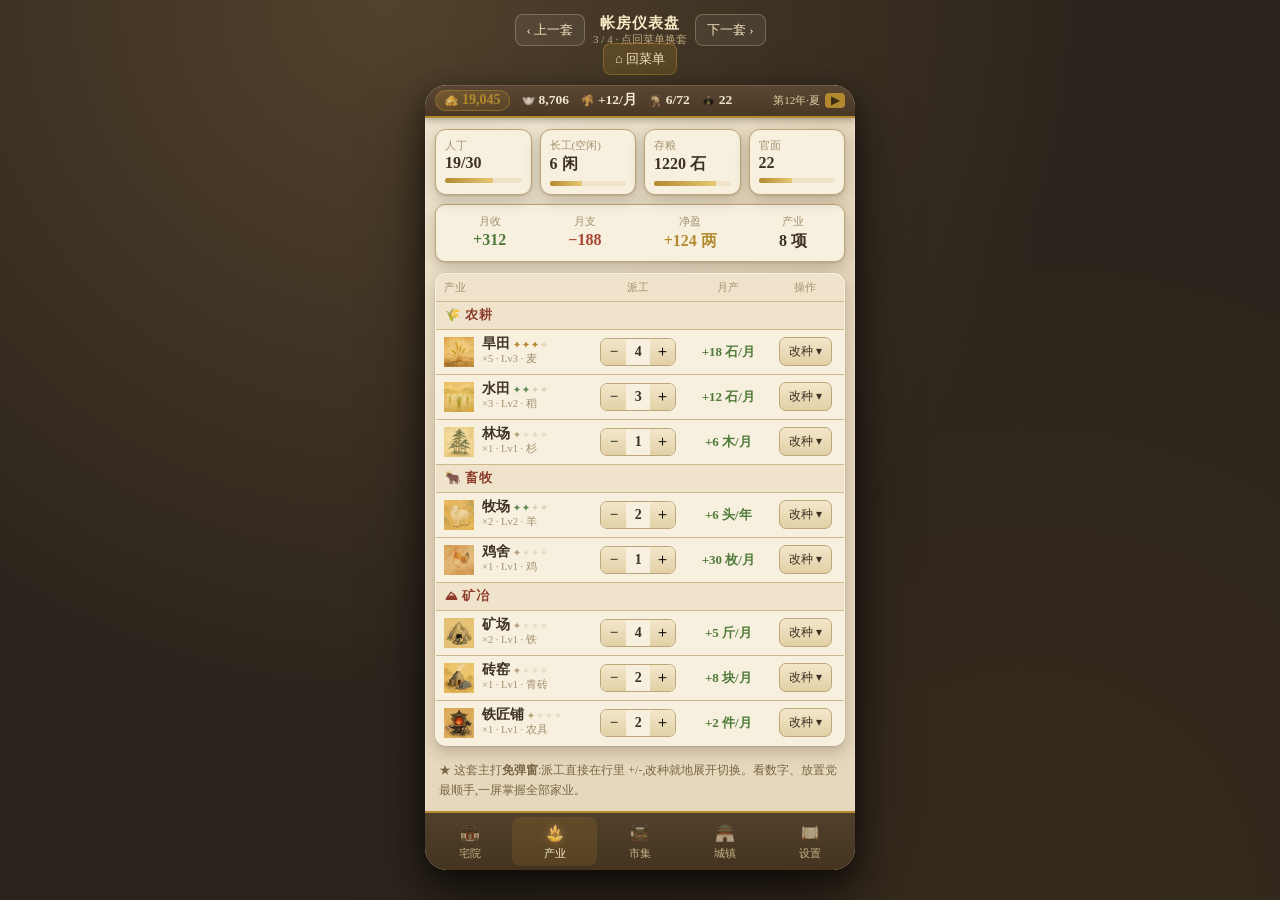
<file: demo/d3.html>
<!doctype html><html lang="zh"><head>
<meta charset="utf-8">
<meta name="viewport" content="width=device-width,initial-scale=1,viewport-fit=cover">
<title>帐房仪表盘 · 大农庄版面</title>
<link rel="stylesheet" href="base.css">
<style>
.gauges{display:flex;gap:8px;margin-bottom:9px}
.gauge{flex:1;background:var(--card);border:1px solid var(--line2);border-radius:11px;padding:8px 9px;box-shadow:var(--shadow)}
.gauge .gl{font-size:11px;color:var(--mut)}
.gauge .gv{font-size:16px;font-weight:700;margin-top:1px}
.gauge .bar{height:5px;background:var(--card2);border-radius:3px;margin-top:6px;overflow:hidden}
.gauge .bar i{display:block;height:100%;background:linear-gradient(90deg,var(--gold),#e7c876)}
.summ{background:var(--card);border:1px solid var(--line2);border-radius:10px;box-shadow:var(--shadow);
  display:flex;justify-content:space-around;padding:9px 6px;margin-bottom:11px;font-size:13px}
.summ div{text-align:center}.summ .k{font-size:11px;color:var(--mut)}.summ .v{font-size:16px;font-weight:700;margin-top:2px}

.ledger{width:100%;border-collapse:collapse;background:var(--card);border:1px solid var(--line2);border-radius:11px;overflow:hidden;box-shadow:var(--shadow);margin-bottom:14px}
.ledger th{font-size:11px;color:var(--mut);font-weight:400;text-align:left;padding:6px 8px;background:var(--card2);border-bottom:1px solid var(--line)}
.ledger th.c,.ledger td.c{text-align:center}
.ledger td{padding:7px 8px;border-bottom:1px solid var(--line);font-size:13px;vertical-align:middle}
.catrow td{background:var(--card2);font-weight:700;color:var(--accent);font-size:12.5px;padding:5px 9px;letter-spacing:.5px}
.lname{display:flex;align-items:center;gap:8px}
.lname img{width:30px;height:30px;object-fit:contain}
.lname .n{font-weight:700;font-size:13.5px;line-height:1.1}.lname .c{font-size:10.5px;color:var(--mut)}
.out{color:var(--good);font-weight:700;white-space:nowrap}
.mst{display:inline-flex;align-items:center;border:1px solid var(--line2);border-radius:7px;overflow:hidden;background:var(--card)}
.mst button{width:25px;height:26px;border:0;background:linear-gradient(180deg,var(--btn),var(--btn2));font-size:15px;cursor:pointer;font-family:inherit;line-height:1}
.mst b{min-width:24px;text-align:center;font-size:14px}
.chg{font-family:inherit;cursor:pointer;border:1px solid var(--line2);background:linear-gradient(180deg,var(--btn),var(--btn2));border-radius:7px;padding:5px 9px;font-size:12px;white-space:nowrap;color:var(--ink)}
.croprow td{background:#f1e8d2;padding:8px 10px}
.note{font-size:12px;color:var(--ink2);line-height:1.7;padding:0 4px 6px}

/* 宅院 dashboard */
.statgrid{display:grid;grid-template-columns:1fr 1fr 1fr;gap:9px;margin-bottom:13px}
.stile{background:var(--card);border:1px solid var(--line2);border-radius:11px;padding:9px;box-shadow:var(--shadow);text-align:center}
.stile .k{font-size:11px;color:var(--mut)}.stile .v{font-size:18px;font-weight:700;margin-top:2px}.stile .v small{font-size:11px;color:var(--mut);font-weight:400}
</style></head><body>

<div id="nav"></div>
<div class="phone">
  <div id="hud"></div>
  <main class="screen" id="screen"></main>
  <div id="tabs"></div>
</div>

<script src="demo.js"></script>
<script>
document.getElementById('nav').innerHTML = demonavHTML(2);
document.getElementById('hud').innerHTML = hudHTML();
const RT = {}; ALL.forEach(it=>RT[it.id]={work:it.work, crop:it.crops[0]});
let openCrop = null;

function rows(){
  let h='';
  GROUPS.forEach(g=>{
    h+=`<tr class="catrow"><td colspan="4">${g.name}</td></tr>`;
    g.items.forEach(it=>{
      const st=RT[it.id];
      h+=`<tr>
        <td><div class="lname"><img src="${ICON(it.icon)}"><div><div class="n">${it.name} <span class="stars" style="color:${tcol(it.tier)};font-size:9px">${stars(it.tier)}</span></div><div class="c">×${it.count} · Lv${it.lvl} · <span id="cr_${it.id}">${st.crop}</span></div></div></div></td>
        <td class="c"><div class="mst"><button onclick="stepWork('${it.id}',-1)">−</button><b id="w_${it.id}">${st.work}</b><button onclick="stepWork('${it.id}',1)">＋</button></div></td>
        <td class="c"><span class="out" id="o_${it.id}">${it.out}</span></td>
        <td class="c"><button class="chg" onclick="toggleCrop('${it.id}')">改种 ▾</button></td>
      </tr>`;
      if(openCrop===it.id){
        h+=`<tr class="croprow"><td colspan="4">
          <div style="font-size:11px;color:var(--mut);margin-bottom:5px">改种(就地切换,不弹窗):</div>
          <div style="display:flex;gap:7px;flex-wrap:wrap">${it.crops.map(c=>`<div class="chip ${c===st.crop?'on':''}" onclick="setCrop('${it.id}','${c}')">${c}</div>`).join('')}</div>
          <div style="font-size:11.5px;color:var(--ink2);margin-top:7px">${it.per}</div>
        </td></tr>`;
      }
    });
  });
  return h;
}
function renderFarm(){
  document.getElementById('screen').innerHTML = `
    <div class="gauges">
      <div class="gauge"><div class="gl">人丁</div><div class="gv">19/30</div><div class="bar"><i style="width:63%"></i></div></div>
      <div class="gauge"><div class="gl">长工(空闲)</div><div class="gv">6 闲</div><div class="bar"><i style="width:42%"></i></div></div>
      <div class="gauge"><div class="gl">存粮</div><div class="gv">1220 石</div><div class="bar"><i style="width:81%"></i></div></div>
      <div class="gauge"><div class="gl">官面</div><div class="gv">22</div><div class="bar"><i style="width:44%"></i></div></div>
    </div>
    <div class="summ">
      <div><div class="k">月收</div><div class="v good">+312</div></div>
      <div><div class="k">月支</div><div class="v bad">−188</div></div>
      <div><div class="k">净盈</div><div class="v gold">+124 两</div></div>
      <div><div class="k">产业</div><div class="v">${ALL.length} 项</div></div>
    </div>
    <table class="ledger"><thead><tr>
      <th>产业</th><th class="c">派工</th><th class="c">月产</th><th class="c">操作</th>
    </tr></thead><tbody>${rows()}</tbody></table>
    <div class="note">★ 这套主打<strong>免弹窗</strong>:派工直接在行里 +/-,改种就地展开切换。看数字、放置党最顺手,一屏掌握全部家业。</div>`;
}
function stepWork(id,d){const st=RT[id],it=ALL.find(i=>i.id===id);st.work=Math.max(0,Math.min(it.cap,st.work+d));
  document.getElementById('w_'+id).textContent=st.work;floatAt(document.getElementById('w_'+id),d>0?'＋1':'−1');}
function toggleCrop(id){openCrop=(openCrop===id?null:id);renderFarm();}
function setCrop(id,c){RT[id].crop=c;openCrop=null;renderFarm();floatAt(document.getElementById('cr_'+id)||document.body,'改种「'+c+'」');}

function renderHome(){
  document.getElementById('screen').innerHTML = `
    <div class="ghead">家业总览</div>
    <div class="statgrid">
      <div class="stile"><div class="k">家产</div><div class="v gold">19,045<small>两</small></div></div>
      <div class="stile"><div class="k">田产</div><div class="v">9 / <small>上限</small>14</div></div>
      <div class="stile"><div class="k">人丁</div><div class="v">19<small>/30</small></div></div>
      <div class="stile"><div class="k">口粮</div><div class="v good">余裕</div></div>
      <div class="stile"><div class="k">门第</div><div class="v">殷实</div></div>
      <div class="stile"><div class="k">功名</div><div class="v">监生</div></div>
    </div>
    <div class="ghead">家族名册 · 第 1 代</div>
    <table class="ledger"><thead><tr><th>称谓</th><th>姓名</th><th class="c">年齿</th><th>职事</th></tr></thead><tbody>
      ${FAMILY.map(f=>`<tr>
        <td><div class="lname"><img src="${ICON(f.icon)}"><div class="n">${f.role}</div></div></td>
        <td>${f.name}</td><td class="c">${f.age}</td><td style="font-size:12px;color:var(--ink2)">${f.tag.split(' · ')[0]}</td>
      </tr>`).join('')}
    </tbody></table>`;
}
function go(k){document.getElementById('tabs').innerHTML=tabbarHTML(k);bindTabs();
  if(k==='home')renderHome();else if(k==='farm')renderFarm();
  else document.getElementById('screen').innerHTML=stubHTML({town:'市集 · 场镇',city:'城镇 · 州府',set:'设置'}[k]||k,{town:'🏪',city:'🏯',set:'⚙'}[k]||'·','本套用同样的「帐册表格」呈现。');}
function bindTabs(){document.querySelectorAll('.tab').forEach(t=>t.onclick=()=>go(t.dataset.tab));}
document.getElementById('tabs').innerHTML=tabbarHTML('farm');bindTabs();renderFarm();
</script>
</body></html>
</file>
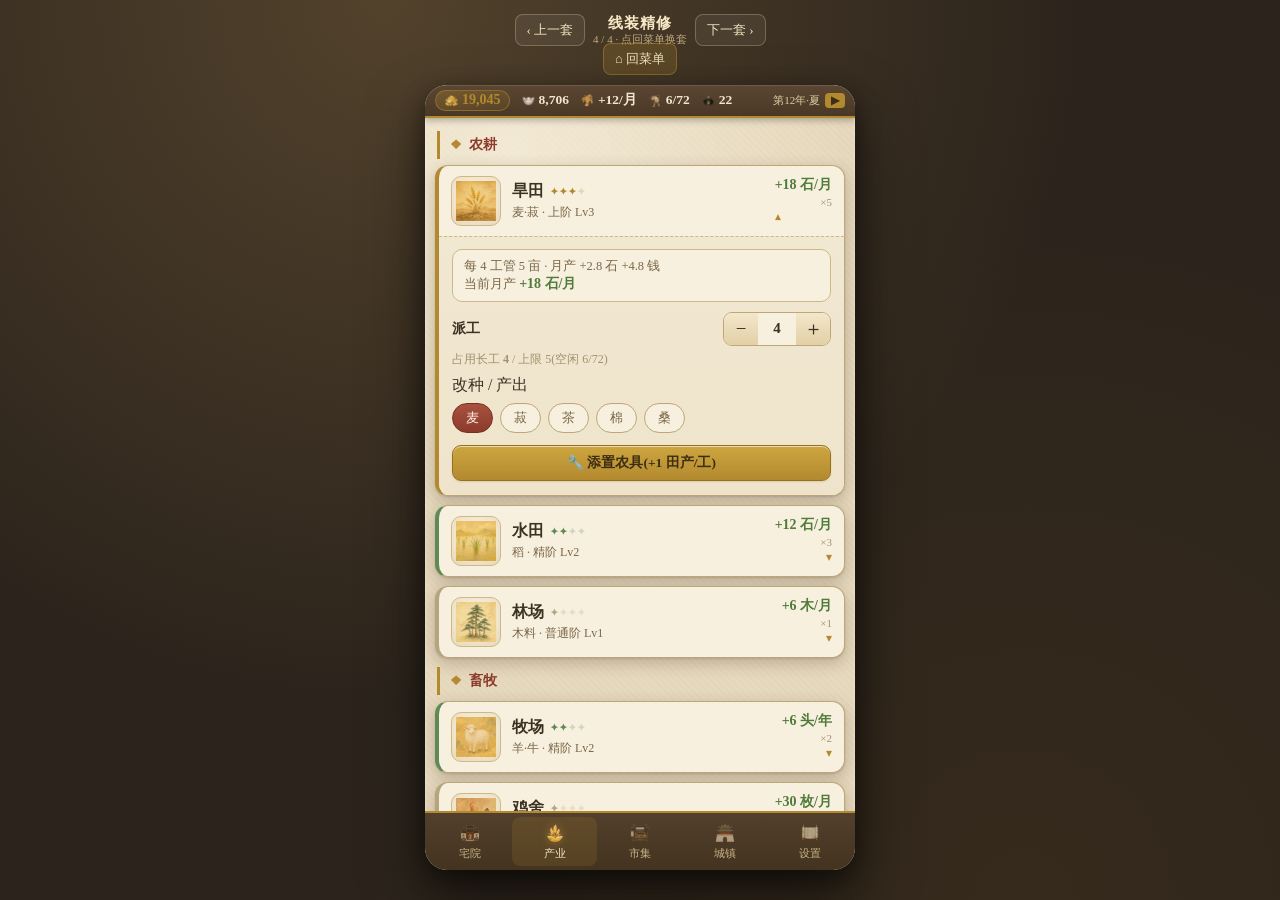
<file: demo/d4.html>
<!doctype html><html lang="zh"><head>
<meta charset="utf-8">
<meta name="viewport" content="width=device-width,initial-scale=1,viewport-fit=cover">
<title>线装精修 · 大农庄版面</title>
<link rel="stylesheet" href="base.css">
<style>
.ghead{display:flex;align-items:center;gap:7px}
.ghead::before{content:"❖";color:var(--gold);font-size:13px}
.icard{background:var(--card);border:1px solid var(--line2);border-radius:13px;box-shadow:var(--shadow);margin-bottom:9px;overflow:hidden;border-left:4px solid var(--tier,var(--line))}
.icard .top{display:flex;align-items:center;gap:11px;padding:10px 12px;cursor:pointer}
.icard .top .thumb{width:50px;height:50px;flex:0 0 auto;border-radius:10px;background:radial-gradient(circle at 50% 38%,#fbf4e2,#e8d9ba);border:1px solid var(--line);display:flex;align-items:center;justify-content:center}
.icard .top .thumb img{width:40px;height:40px;object-fit:contain}
.icard .top .mid{flex:1;min-width:0}
.icard .top .mid .nm{font-size:15.5px;font-weight:700;display:flex;align-items:center;gap:6px}
.icard .top .mid .cr{font-size:12px;color:var(--ink2);margin-top:2px}
.icard .top .rt{text-align:right;flex:0 0 auto}
.icard .top .rt .ot{font-size:14px;color:var(--good);font-weight:700}
.icard .top .rt .cnt{font-size:11px;color:var(--mut);margin-top:2px}
.icard .top .rt .arr{font-size:12px;color:var(--gold);margin-top:2px;transition:transform .3s}
.icard.open .top .rt .arr{transform:rotate(180deg)}
.icard .panel{max-height:0;overflow:hidden;transition:max-height .32s ease}
.icard.open .panel{max-height:400px}
.icard .pbody{padding:12px 13px 14px;border-top:1px dashed var(--line);background:linear-gradient(180deg,#f1e8d2,var(--card2))}
.obox{background:var(--card);border:1px solid var(--line);border-radius:10px;padding:8px 11px;font-size:12.5px;color:var(--ink2);margin-bottom:10px}
.obox b{color:var(--good);font-size:14px}
.row{display:flex;align-items:center;justify-content:space-between;margin:8px 0}
.row .lab{font-size:14px;font-weight:700}
.cropwrap{display:flex;gap:7px;flex-wrap:wrap;margin-top:7px}

.zu{position:relative;border-radius:13px;overflow:hidden;border:1px solid var(--line2);box-shadow:var(--shadow);height:120px;background-size:cover;background-position:center 58%;margin-bottom:10px}
.zu .v{position:absolute;inset:0;background:linear-gradient(180deg,rgba(40,30,16,.04),rgba(40,30,16,.5))}
.zu .t{position:absolute;left:12px;bottom:10px;color:#f3e7cf}.zu .t b{font-size:17px;display:block}.zu .t span{font-size:11.5px;color:#e0cda3}
.frow{display:flex;align-items:center;gap:11px;background:var(--card);border:1px solid var(--line2);border-radius:12px;box-shadow:var(--shadow);padding:9px 12px;margin-bottom:8px}
.frow .th{width:46px;height:46px;border-radius:9px;background:radial-gradient(circle at 50% 38%,#fbf4e2,#e8d9ba);border:1px solid var(--line);display:flex;align-items:center;justify-content:center;flex:0 0 auto}
.frow .th img{width:38px;height:38px;object-fit:contain}
.frow .m .r{font-size:11px;color:var(--accent);font-weight:700}
.frow .m .n{font-size:15px;font-weight:700}
.frow .m .t{font-size:11.5px;color:var(--ink2);margin-top:1px}
.frow .age{margin-left:auto;font-size:12px;color:var(--mut)}
</style></head><body>

<div id="nav"></div>
<div class="phone">
  <div id="hud"></div>
  <main class="screen" id="screen"></main>
  <div id="tabs"></div>
</div>

<script src="demo.js"></script>
<script>
document.getElementById('nav').innerHTML = demonavHTML(3);
document.getElementById('hud').innerHTML = hudHTML();
const RT = {}; ALL.forEach(it=>RT[it.id]={work:it.work, crop:it.crops[0]});

function card(it){
  const st=RT[it.id];
  return `<div class="icard" id="ic_${it.id}" style="--tier:${tcol(it.tier)}">
    <div class="top" onclick="toggle('${it.id}')">
      <div class="thumb"><img src="${ICON(it.icon)}"></div>
      <div class="mid"><div class="nm">${it.name} <span class="stars" style="color:${tcol(it.tier)};font-size:10px">${stars(it.tier)}</span></div>
        <div class="cr">${it.crop} · ${TIERTXT[it.tier]}阶 Lv${it.lvl}</div></div>
      <div class="rt"><div class="ot">${it.out}</div><div class="cnt">×${it.count}</div><div class="arr">▾</div></div>
    </div>
    <div class="panel"><div class="pbody">
      <div class="obox">${it.per}<br>当前月产 <b>${it.out}</b></div>
      <div class="row"><div class="lab">派工</div>
        <div class="stepper"><button onclick="stepWork('${it.id}',-1)">−</button><b id="w_${it.id}">${st.work}</b><button onclick="stepWork('${it.id}',1)">＋</button></div></div>
      <div class="muted" style="font-size:12px;margin:-3px 0 4px">占用长工 <b id="wt_${it.id}">${st.work}</b> / 上限 ${it.cap}(空闲 ${HUD.freeW})</div>
      <div class="lab" style="margin-top:7px">改种 / 产出</div>
      <div class="cropwrap">${it.crops.map(c=>`<div class="chip ${c===st.crop?'on':''}" onclick="setCrop('${it.id}','${c}',this)">${c}</div>`).join('')}</div>
      <button class="btn gold" style="width:100%;margin-top:12px" onclick="addTool(this)">🔧 添置农具(+1 田产/工)</button>
    </div></div>
  </div>`;
}
function renderFarm(){
  document.getElementById('screen').innerHTML =
    GROUPS.map(g=>`<div class="ghead">${g.name.replace(/^[^ ]+ /,'')}</div>${g.items.map(card).join('')}`).join('') +
    `<div style="font-size:12px;color:var(--ink2);line-height:1.7;padding:4px 4px 0">★ 跟现在最像:还是竖向卡片流+分区。差别——点卡片<strong>就地展开</strong>管理(不再跳整屏丑弹窗),并整体上了插画/边框/品级色。改动最小、最稳。</div>`;
}
function toggle(id){document.getElementById('ic_'+id).classList.toggle('open');}
function stepWork(id,d){const st=RT[id],it=ALL.find(i=>i.id===id);st.work=Math.max(0,Math.min(it.cap,st.work+d));
  document.getElementById('w_'+id).textContent=st.work;document.getElementById('wt_'+id).textContent=st.work;
  floatAt(document.getElementById('w_'+id),d>0?'派工 ＋1':'撤工 −1');}
function setCrop(id,c,el){RT[id].crop=c;[...el.parentNode.children].forEach(x=>x.classList.remove('on'));el.classList.add('on');floatAt(el,'改种「'+c+'」');}
function addTool(el){floatAt(el,'+1 田产/工 ✓');}

function renderHome(){
  document.getElementById('screen').innerHTML = `
    <div class="ghead">祖产</div>
    <div class="zu" style="background-image:url('${MANOR(3)}')"><div class="v"></div>
      <div class="t"><b>李宅 · 庄园府邸</b><span>宅邸 Lv3 · 人手上限 30 · 库容 1500 石</span></div></div>
    <div class="ghead">李氏家族 · 第 1 代</div>
    ${FAMILY.map(f=>`<div class="frow">
      <div class="th"><img src="${ICON(f.icon)}"></div>
      <div class="m"><div class="r">${f.role}</div><div class="n">${f.name}</div><div class="t">${f.tag}</div></div>
      <div class="age">${f.age}岁</div></div>`).join('')}`;
}
function go(k){document.getElementById('tabs').innerHTML=tabbarHTML(k);bindTabs();
  if(k==='home')renderHome();else if(k==='farm')renderFarm();
  else document.getElementById('screen').innerHTML=stubHTML({town:'市集 · 场镇',city:'城镇 · 州府',set:'设置'}[k]||k,{town:'🏪',city:'🏯',set:'⚙'}[k]||'·','本套沿用现在的竖向卡片流,仅美化+就地展开。');}
function bindTabs(){document.querySelectorAll('.tab').forEach(t=>t.onclick=()=>go(t.dataset.tab));}
document.getElementById('tabs').innerHTML=tabbarHTML('farm');bindTabs();renderFarm();
// 默认展开第一张,直观看到「就地展开」效果
setTimeout(()=>document.getElementById('ic_field')&&document.getElementById('ic_field').classList.add('open'),100);
</script>
</body></html>
</file>
<file: demo/base.css>
/* ===== 大农庄 · 版面候选 共享皮肤(古纸暖,沿用正式版调色) ===== */
:root{
  --paper:#e7d9bd; --paper2:#ddcba6;
  --card:#f7f0df; --card2:#efe4cb;
  --ink:#3c3122; --ink2:#7a6647; --mut:#a3916e;
  --accent:#8c3a2c; --accent2:#a8523f;
  --gold:#b3892f; --line:#cdb88c; --line2:#bda678;
  --good:#4f7a39; --bad:#a8442f; --blue:#3d6477;
  --shadow:0 1px 2px rgba(50,34,16,.14), 0 5px 16px rgba(50,34,16,.24);
  --shadow-lg:0 3px 8px rgba(50,34,16,.16), 0 14px 34px rgba(50,34,16,.3);
  --btn:#f3e7cb; --btn2:#e2d0a6; --hl:rgba(255,255,255,.6);
  /* 品级配色:普通/精/上/顶 */
  --t1:#b6a47e; --t2:#5f8a55; --t3:#b3892f; --t4:#a8442f;
}
*{box-sizing:border-box;margin:0;padding:0;-webkit-tap-highlight-color:transparent}
html,body{height:100%}
body{
  font-family:"Kaiti SC","STKaiti","Songti SC",serif;
  color:var(--ink);
  background:#2c241c;
  background-image:
    radial-gradient(circle at 30% 0%,rgba(120,96,60,.5),transparent 55%),
    radial-gradient(circle at 80% 100%,rgba(60,46,28,.6),transparent 50%);
  min-height:100%;
  display:flex;flex-direction:column;align-items:center;
  padding:14px 10px 30px;gap:10px;
}

/* ===== 顶部演示导航(在手机框之外) ===== */
.demonav{
  width:100%;max-width:430px;display:flex;align-items:center;justify-content:space-between;
  gap:8px;color:#e7d6b3;font-size:13px;
}
.demonav a,.demonav button{
  font-family:inherit;color:#f1e2bd;text-decoration:none;cursor:pointer;
  background:rgba(255,255,255,.06);border:1px solid rgba(255,235,190,.25);
  border-radius:8px;padding:6px 11px;font-size:13px;white-space:nowrap;
}
.demonav button:hover,.demonav a:hover{background:rgba(255,255,255,.14)}
.demonav .who{display:flex;flex-direction:column;align-items:center;line-height:1.25;text-align:center}
.demonav .who b{font-size:15px;color:#f7e9c6;letter-spacing:1px}
.demonav .who span{font-size:11px;color:#bfa97f}

/* ===== 手机框 ===== */
.phone{
  width:100%;max-width:430px;height:calc(100vh - 86px);max-height:900px;min-height:560px;
  background:
    radial-gradient(circle at 20% 8%,rgba(255,250,235,.5),transparent 42%),
    repeating-linear-gradient(45deg,rgba(0,0,0,.012) 0 2px,transparent 2px 5px),
    var(--paper);
  border-radius:22px;overflow:hidden;position:relative;
  display:flex;flex-direction:column;
  box-shadow:0 8px 24px rgba(0,0,0,.45),0 30px 60px rgba(0,0,0,.5),inset 0 0 0 1px rgba(255,255,255,.15);
}

/* ===== 命脉条 HUD(单行极薄版,省屏) ===== */
.hud{
  background:linear-gradient(180deg,#5a4632,#4a3826);color:#f3e7cf;flex:0 0 auto;
  display:flex;align-items:center;gap:8px;
  padding:calc(5px + env(safe-area-inset-top)) 10px 5px;border-bottom:2px solid var(--gold);
  box-shadow:0 2px 7px rgba(0,0,0,.3),inset 0 1px 0 rgba(255,235,200,.12);
}
.hud .stats{display:flex;align-items:center;gap:11px;flex:1;overflow-x:auto;scrollbar-width:none}
.hud .stats::-webkit-scrollbar{height:0}
.hud .s{display:flex;align-items:center;gap:3px;white-space:nowrap}
.hud .s img{width:15px;height:15px;object-fit:contain;opacity:.9}
.hud .s b{font-size:13.5px;color:#f3e7cf;font-weight:700;line-height:1}
.hud .s.acc{padding:2px 8px;border-radius:14px;background:linear-gradient(160deg,rgba(179,137,47,.32),rgba(179,137,47,.1));border:1px solid rgba(179,137,47,.5)}
.hud .s.acc b{color:var(--gold);font-size:14px}
.hud .date{font-size:11px;color:#e0cda3;white-space:nowrap;display:flex;align-items:center;gap:5px}
.hud .date .spd{background:var(--gold);color:#3c2e12;border-radius:4px;padding:1px 6px;font-weight:700}

/* ===== 主体可滚区 ===== */
.screen{flex:1 1 auto;overflow:auto;padding:11px 10px 16px}
.screen::-webkit-scrollbar{width:0}

/* ===== 底栏 5 tab ===== */
.tabbar{
  flex:0 0 auto;display:flex;background:linear-gradient(180deg,#52402c,#43331f);
  border-top:2px solid var(--gold);padding:4px 2px calc(4px + env(safe-area-inset-bottom));
}
.tabbar .tab{flex:1;display:flex;flex-direction:column;align-items:center;gap:2px;
  color:#cab488;font-size:11px;cursor:pointer;padding:5px 0;border-radius:8px}
.tabbar .tab img{width:22px;height:22px;object-fit:contain;opacity:.6}
.tabbar .tab.on{color:#f7e9c6}
.tabbar .tab.on img{opacity:1;filter:drop-shadow(0 0 4px rgba(179,137,47,.7))}
.tabbar .tab.on{background:rgba(179,137,47,.16)}

/* ===== 通用原子 ===== */
.ghead{font-size:14px;color:var(--accent);font-weight:700;padding:5px 4px 5px 10px;margin:8px 2px 6px;border-left:3px solid var(--gold)}
.ghead:first-child{margin-top:2px}
.btn{font-family:inherit;cursor:pointer;border-radius:9px;border:1px solid var(--line2);
  background:linear-gradient(180deg,var(--btn),var(--btn2));color:var(--ink);padding:8px 13px;font-size:13.5px;
  box-shadow:inset 0 1px 0 var(--hl),0 1px 2px rgba(50,34,16,.12)}
.btn:active{transform:translateY(1px)}
.btn.acc{background:linear-gradient(180deg,#a8523f,#8c3a2c);color:#fbeede;border-color:#7a2e22;
  text-shadow:0 1px 1px rgba(0,0,0,.3)}
.btn.gold{background:linear-gradient(180deg,#cda63f,#b3892f);color:#3c2e12;border-color:#977019;font-weight:700}
.tierdot{display:inline-block;width:7px;height:7px;border-radius:50%}
.stars{letter-spacing:1px;font-size:11px}
.stepper{display:inline-flex;align-items:center;gap:0;border:1px solid var(--line2);border-radius:9px;overflow:hidden;background:var(--card)}
.stepper button{font-family:inherit;width:34px;height:32px;border:0;background:linear-gradient(180deg,var(--btn),var(--btn2));
  color:var(--ink);font-size:19px;cursor:pointer;line-height:1}
.stepper button:active{background:var(--btn2)}
.stepper b{min-width:38px;text-align:center;font-size:15px}
.chip{display:inline-block;border:1px solid var(--line2);background:var(--card);border-radius:20px;
  padding:5px 13px;font-size:13px;cursor:pointer;color:var(--ink2)}
.chip.on{background:linear-gradient(180deg,#a8523f,#8c3a2c);color:#fbeede;border-color:#7a2e22}
.muted{color:var(--mut)}.good{color:var(--good)}.bad{color:var(--bad)}.gold{color:var(--gold)}
.stub{display:flex;flex-direction:column;align-items:center;justify-content:center;height:100%;color:var(--mut);gap:8px;text-align:center;padding:30px}
.stub .big{font-size:40px;opacity:.5}
.float{position:absolute;color:var(--good);font-weight:700;font-size:13px;pointer-events:none;
  text-shadow:0 1px 2px rgba(255,255,255,.8);animation:flo 1.1s ease-out forwards}
@keyframes flo{from{opacity:0;transform:translateY(6px)}20%{opacity:1}to{opacity:0;transform:translateY(-22px)}}
</file>
